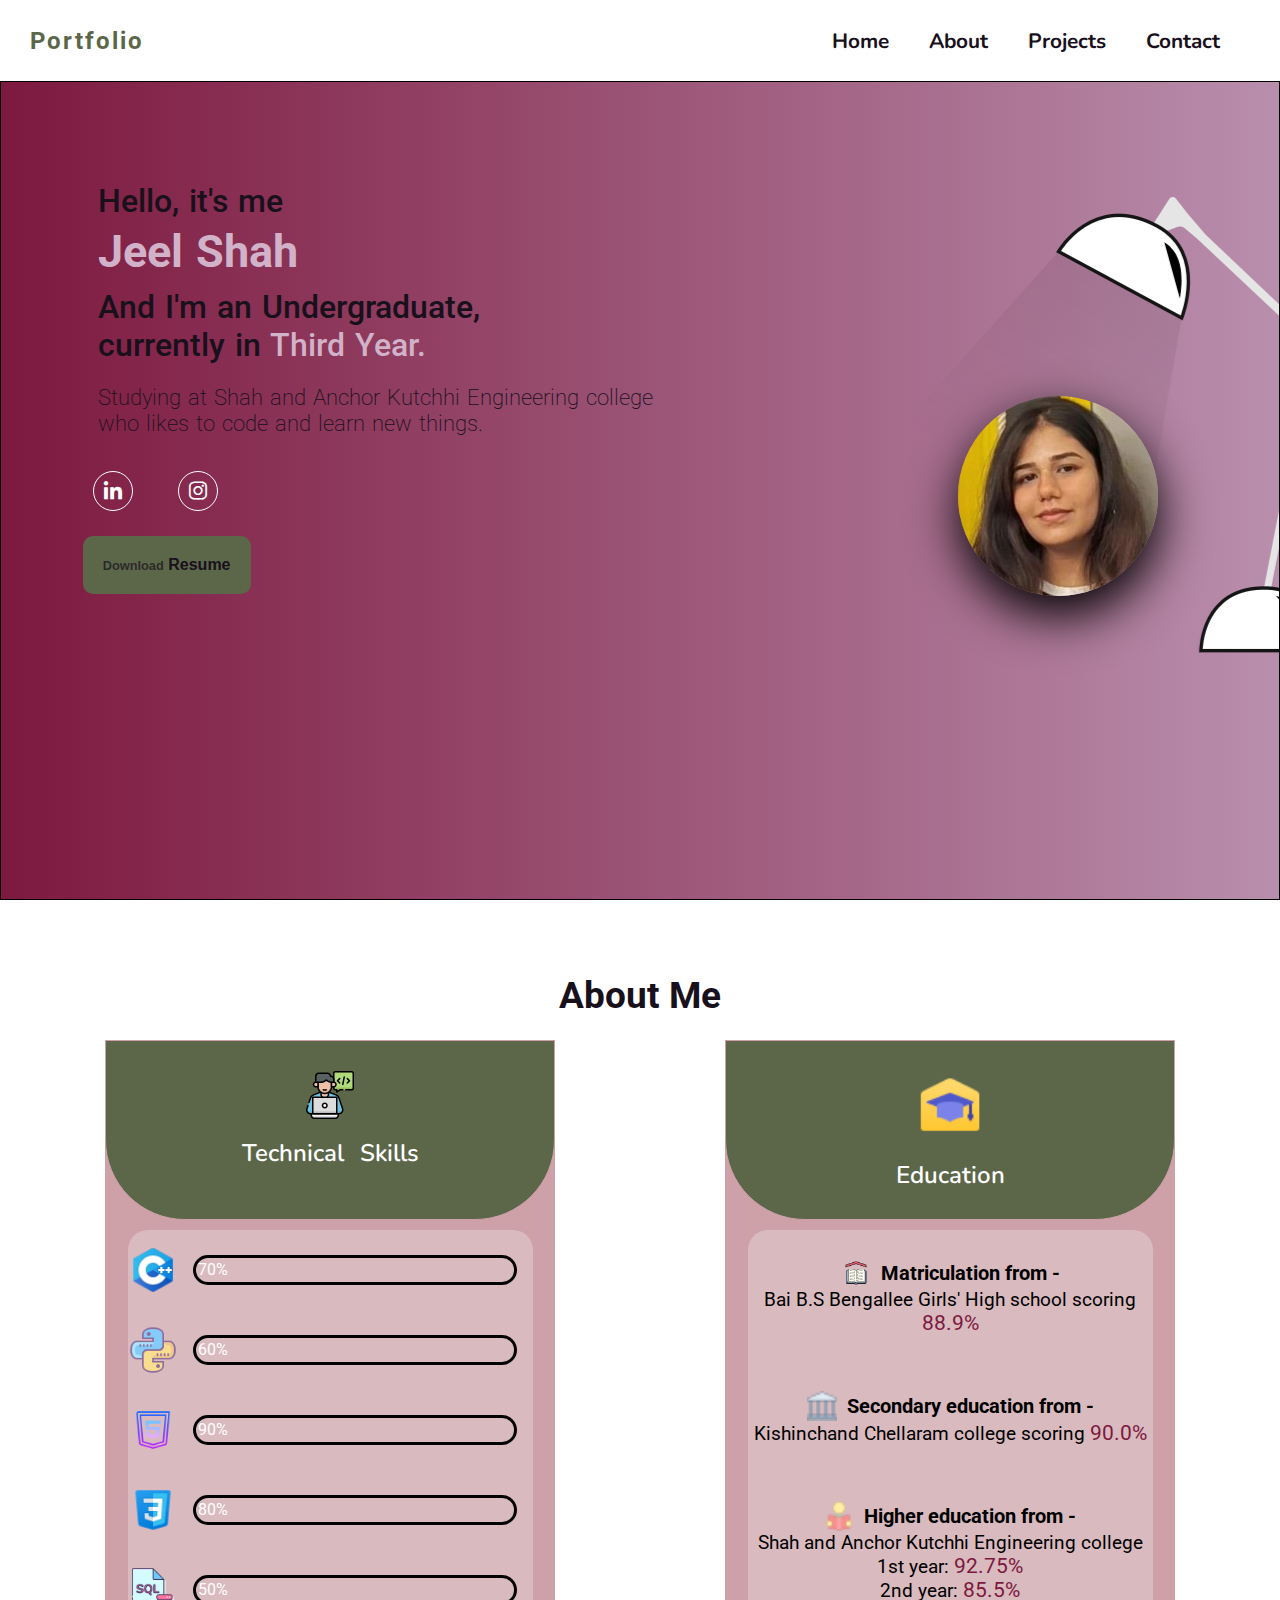
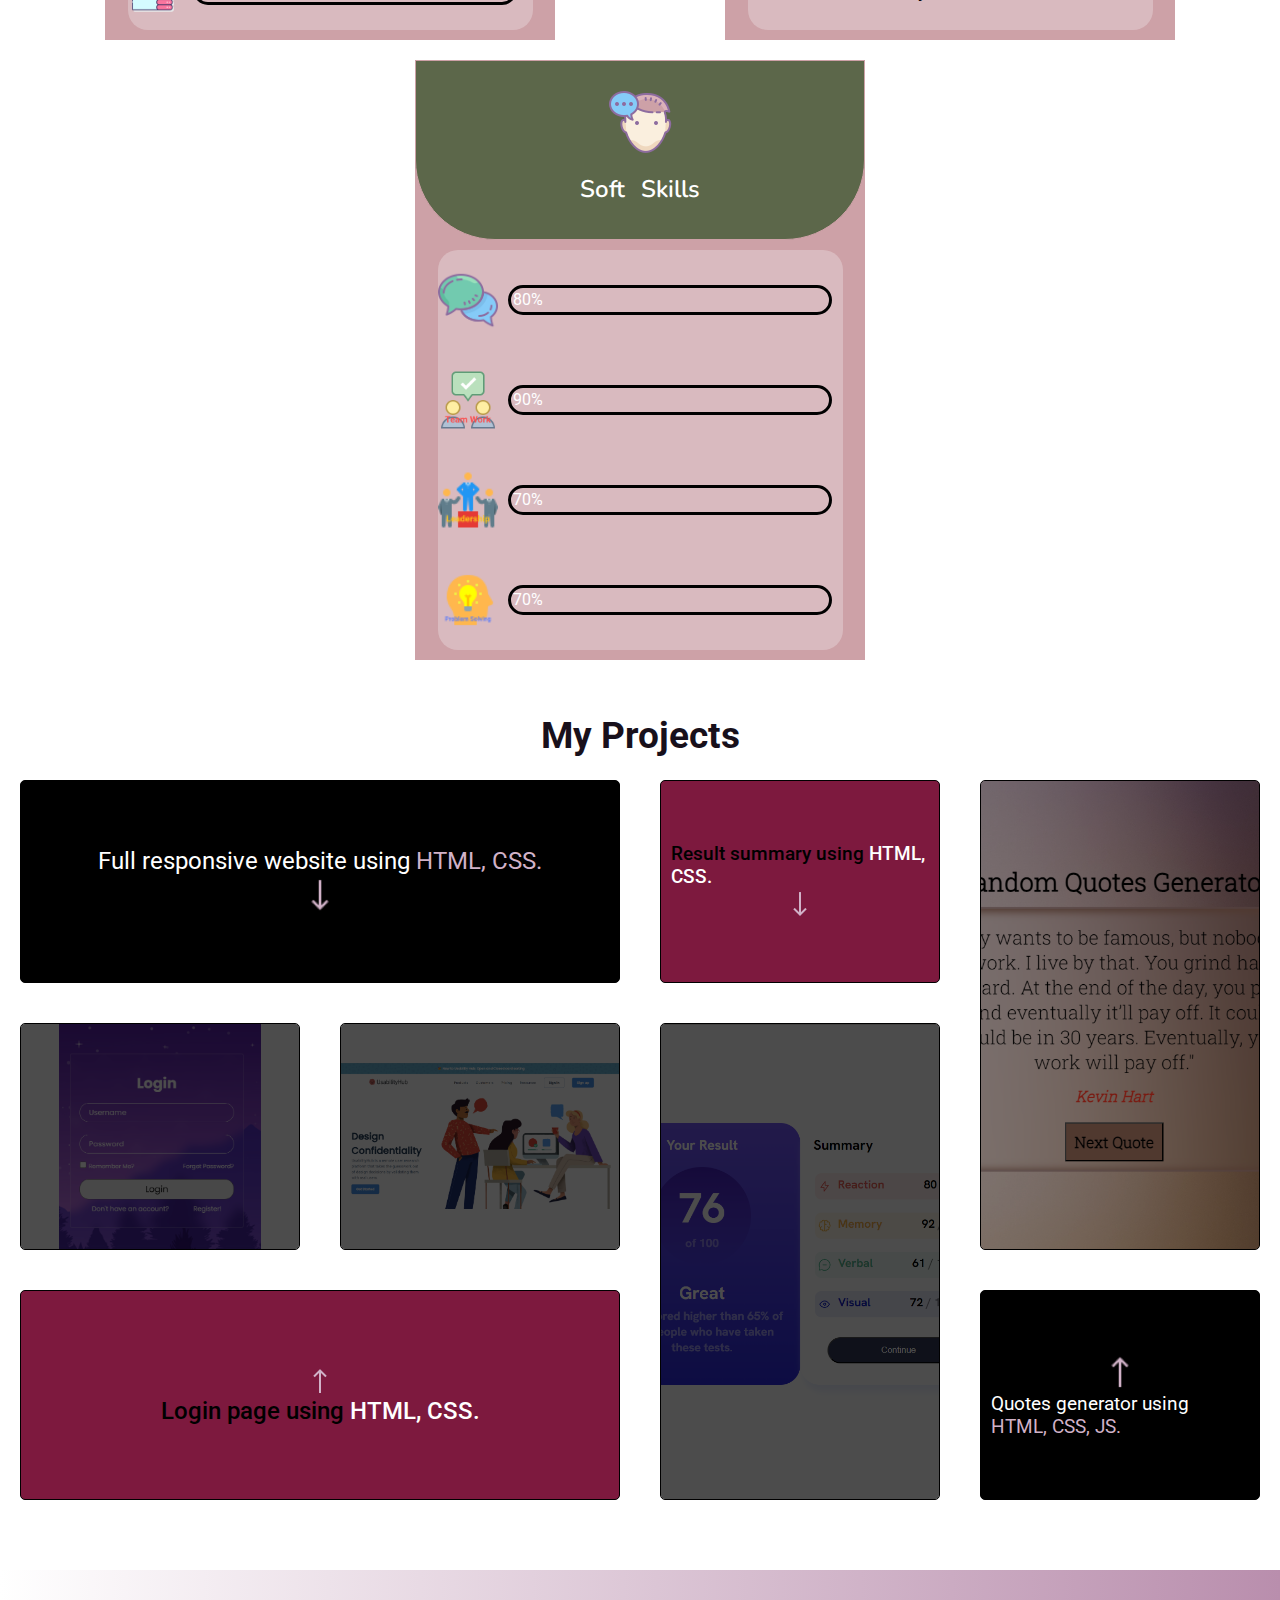
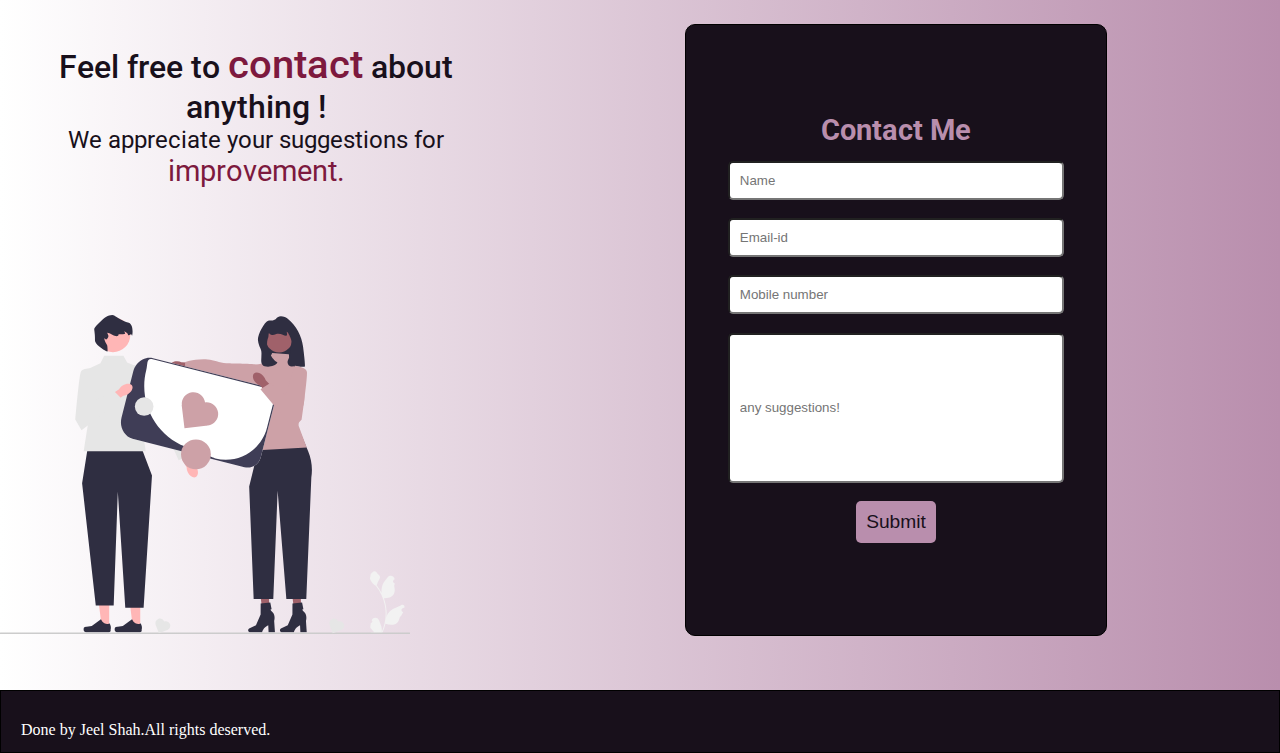
<file: index.html>
<!DOCTYPE html>
<html lang="en">

<head>
    <meta charset="UTF-8">
    <meta name="viewport" content="width=device-width, initial-scale=1.0">
    <title>Portfolio</title>
    <link href="styles2.css" rel="stylesheet">
    <link href='https://unpkg.com/boxicons@2.1.4/css/boxicons.min.css' rel='stylesheet'>
    <!-- <a target="_blank" href="https://icons8.com/icon/Ov8oEQ8x32xL/technical">Technical</a> icon by <a target="_blank" href="https://icons8.com">Icons8</a> -->
    <!-- <a href="https://iconscout.com/illustrations/people" target="_blank">Free People discussing about online payment Illustration</a> by <a href="https://iconscout.com/contributors/iconscout" target="_blank">IconScout Store</a> -->
</head>

<body>
    <div class="navbar container"  id="sec-1">
            <div class="logo">Portfolio</div>
            <div class="nav-two">
                <a href="#sec-1">
                    <h4>Home</h4>
                </a>
                <a href="#sec-2">
                    <h4>About</h4>
                </a>
                <a href="#sec-3">
                    <h4>Projects</h4>
                </a>
                <a href="#sec-4">
                    <h4>Contact</h4>
                </a>
                <a href="#"><i class='bx bx-menu'></i></a>
            </div>
    </div>

    <div class="about-me container">
        <div class="left-abt-me">
            <div class="text">
                <p>Hello, it's me</p>
                <h2>Jeel Shah</h2>
                <p id="big">And I'm an Undergraduate,</p>
                <p>currently in <span>Third Year.</span></p>
                <p id="small">Studying at Shah and Anchor Kutchhi Engineering college who likes to code and learn new
                    things.</p>
            </div>

            <div class="social-media">
                <a href="https://www.linkedin.com/in/jeel-jayesh-shah-07a6b9246" target="_blank">
                    <div class="circle"><i class='bx bxl-linkedin'></i></div>
                </a>
                <a href="https://www.instagram.com/?hl=en" target="_blank">
                    <div class="circle"><i class='bx bxl-instagram'></i></div>
                </a>
            </div>

            <div class="btn">
                <button type="submit"><span>Download</span> Resume</button>
            </div>
        </div>
        <div class="right-abt-me">
            <div class="circle-2"></div>
        </div>
    </div>

    <div class="skills container" id="sec-2">
        <div class="title">
            <h3>About Me</h3>
        </div>

        <div class="card container">
            <div class="tech-skills">
                <div class="semi-circle">
                    <div class="content">
                        <img src="./images/tech.png" alt="">
                        <div class="title-2">Technical Skills</div>
                    </div>
                </div>
                <div class="content-2">
                    <div class="inner-content">
                        <img src="./images/icons8-c-48.png" alt="c logo" id="content-2-logo">
                        <div class="progress">
                            <div class="progress-bar one">70%</div>
                        </div>
                    </div>
                    <div class="inner-content">
                        <img src="./images/icons8-python-64.png" alt="python logo" id="content-2-logo">
                        <div class="progress">
                            <div class="progress-bar two">60%</div>
                        </div>
                    </div>
                    <div class="inner-content">
                        <img src="./images/icons8-html5-64.png" alt="HTML5 logo" id="content-2-logo">
                        <div class="progress">
                            <div class="progress-bar three">90%</div>
                        </div>
                    </div>
                    <div class="inner-content">
                        <img src="./images/icons8-css-48.png" alt="CSS logo" id="content-2-logo">
                        <div class="progress">
                            <div class="progress-bar four">80%</div>
                        </div>
                    </div>
                    <div class="inner-content">
                        <img src="./images/icons8-sql-64.png" alt="SQL logo" id="content-2-logo">
                        <div class="progress">
                            <div class="progress-bar five">50%</div>
                        </div>
                    </div>
                </div>
            </div>


            <div class="eductaion">
                <div class="semi-circle">
                    <div class="content">
                        <img src="./images/education.png" alt="" id="education">
                        <div class="title-2">Education</div>
                    </div>
                </div>
                <div class="content-2">
                    <div class="inner-content-1">
                        <div class="ahead">
                            <img src="./images/school.png" alt="school logo" id="inner-logo">
                            <h5>Matriculation from -</h5>
                        </div>
                        <div class="content-3">
                            Bai B.S Bengallee Girls' High school scoring <span>88.9%</span>
                        </div>
                    </div>
                    <div class="inner-content-1">
                        <div class="ahead">
                            <img src="./images/college.png" alt="clg logo" id="inner-logo">
                            <h5>Secondary education from -</h5>
                        </div>
                        <div class="content-3">
                            Kishinchand Chellaram college scoring <span>90.0%</span>
                        </div>
                    </div>
                    <div class="inner-content-1">
                        <div class="ahead">
                            <img src="./images/higher.png" alt="clg logo" id="inner-logo">
                            <h5>Higher education from -</h5>
                        </div>
                        <div class="content-3">
                            Shah and Anchor Kutchhi Engineering college
                            <p>1st year: <span>92.75%</span></p>
                            <p>2nd year: <span>85.5%</span></p>
                        </div>
                    </div>
                </div>
            </div>


            <div class="soft-skills">
                <div class="semi-circle">
                    <div class="content">
                        <img src="./images/communication.png" alt="">
                        <div class="title-2">Soft Skills</div>
                    </div>
                </div>
                <div class="content-2">
                    <div class="inner-content">
                        <img src="./images/icons8-communication-64.png" alt="communication" id="content-3-logo">
                        <div class="progress">
                            <div class="progress-bar six">80%</div>
                        </div>
                    </div>
                    <div class="inner-content">
                        <img src="./images/teamwork.png" alt="teamwork" id="content-3-logo">
                        <div class="progress">
                            <div class="progress-bar seven">90%</div>
                        </div>
                    </div>
                    <div class="inner-content">
                        <img src="./images/leadership.png" alt="leadership" id="content-3-logo">
                        <div class="progress">
                            <div class="progress-bar eight">70%</div>
                        </div>
                    </div>
                    <div class="inner-content">
                        <img src="./images/problem-solving.png" alt="problem solving" id="content-3-logo">
                        <div class="progress">
                            <div class="progress-bar nine">70%</div>
                        </div>
                    </div>
                </div>
            </div>
        </div>

    </div>

    <div class="projects container" id="sec-3">
        <div class="project-title">
            <h3>My Projects</h3>
        </div>
        <div class="grid">
            <div class="item" id="itm">
                <p>Full responsive website using <span>HTML, CSS.</span></p>
                <img src="./images/down-arrow.png" alt="up arrow">
            </div>

            <div class="item" id="itm1">
                <p>Result summary using <span>HTML, CSS.</span></p>
                <img src="./images/down-arrow.png" alt="side arrow">
            </div>

            <div class="item">
                <div class="button">
                    <button type="button">Github link</button>
                </div>
            </div>

            <div class="item">
                <div class="button">
                    <button type="button">Github link</button>
                </div>
            </div>

            <div class="item">
                <div class="button">
                    <button type="button">Github link</button>
                </div>
            </div>

            <div class="item">
                <div class="button">
                    <button type="button">Github link</button>
                </div>
            </div>

            <div class="item" id="itm">
                <img src="./images/icons8-up-arrow-32.png" alt="up arrow">
                <p>Quotes generator using <span>HTML, CSS, JS.</span></p>
            </div>

            <div class="item" id="itm1">
                <img src="./images/icons8-up-arrow-32.png" alt="up arrow">
                <p>Login page using <span>HTML, CSS.</span></p>
            </div>
        </div>
    </div>


    <div class="contact container" id="sec-4">
        <div class="left-contact">
            <div class="text-contact">
                <p id="first-para">Feel free to <span>contact</span> about anything !</p>
                <p id="sec-para">We appreciate your suggestions for <span>improvement.</span></p>
            </div>
            <div class="contact-img"> </div>
        </div>

        <div class="right-contact">
            <div class="form">
                <form action="">
                    <h3>Contact Me</h3>
                    <div class="form-content">
                        <input type="text" placeholder="Name">
                        <input type="email" placeholder="Email-id">
                        <input type="tel" placeholder="Mobile number">
                        <input type="text" placeholder="any suggestions!" id="last">
                        <button type="submit">Submit</button>
                    </div>
                </form>
            </div>
        </div>
    </div>

    <div class="footer container">
        <p>Done by Jeel Shah.All rights deserved.</p>
    </div>
</body>

</html>
</file>
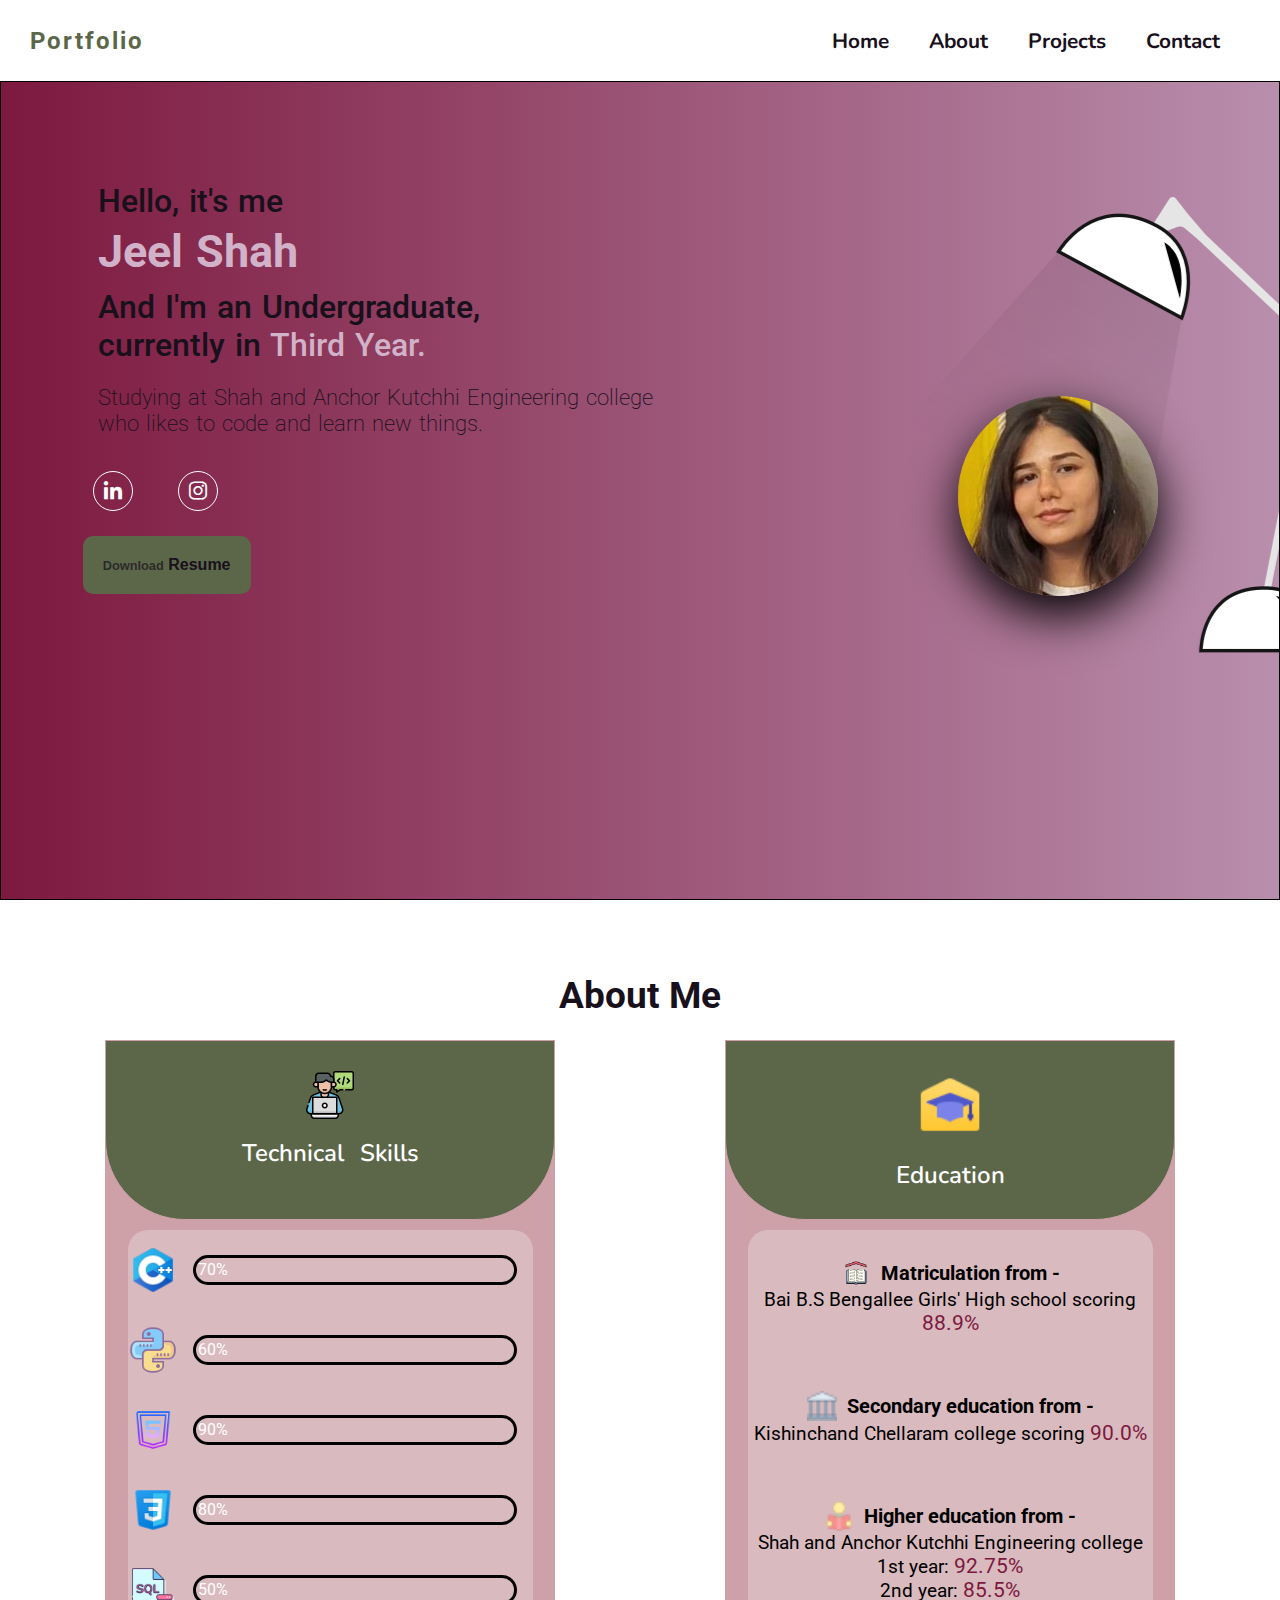
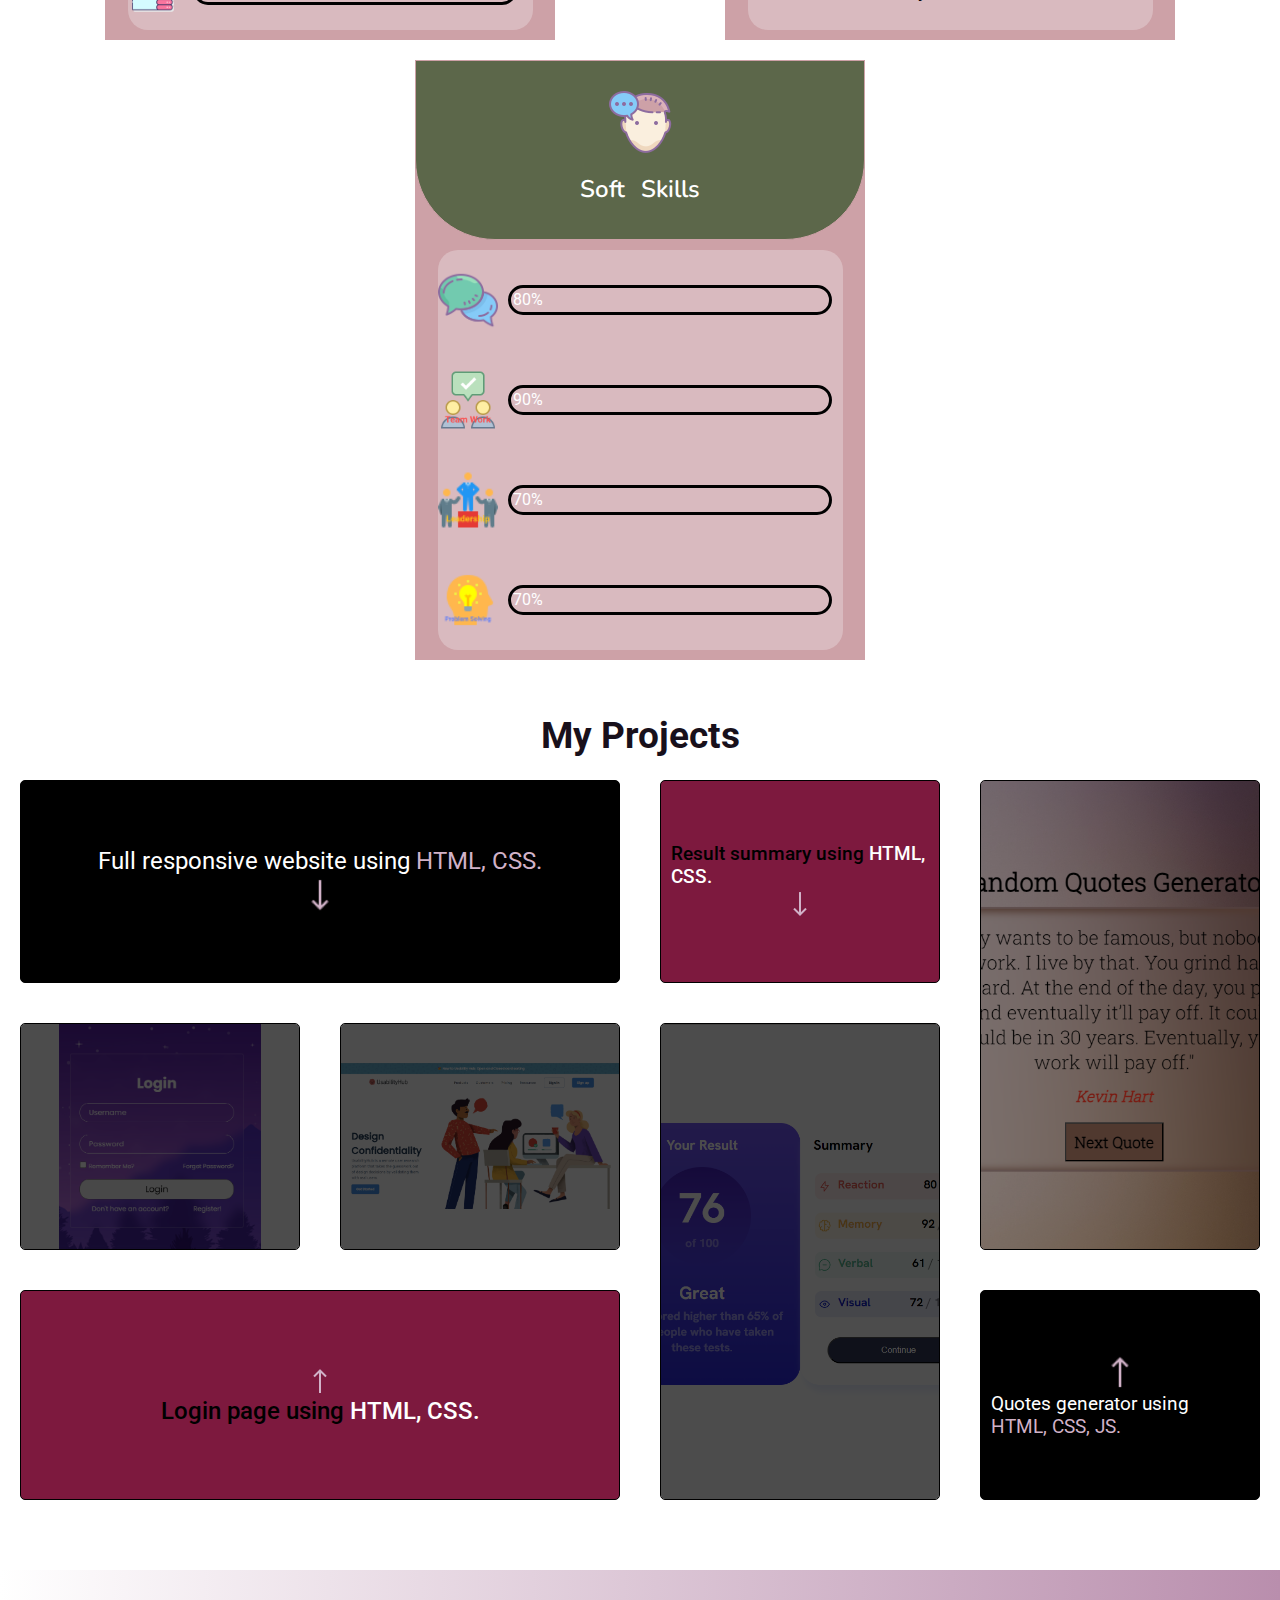
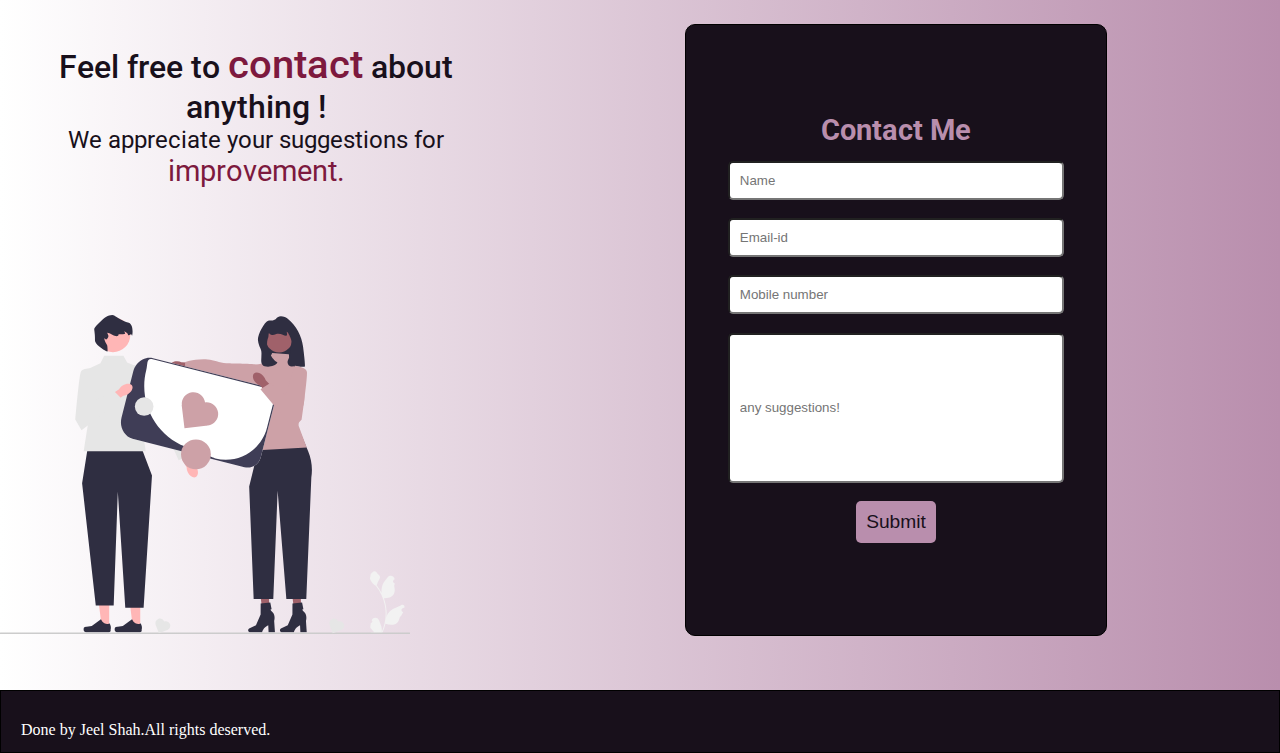
<file: index2.html>
<!DOCTYPE html>
<html lang="en">

<head>
    <meta charset="UTF-8">
    <meta name="viewport" content="width=device-width, initial-scale=1.0">
    <title>Portfolio</title>
    <link href="styles2.css" rel="stylesheet">
    <link href='https://unpkg.com/boxicons@2.1.4/css/boxicons.min.css' rel='stylesheet'>
    <!-- <a target="_blank" href="https://icons8.com/icon/Ov8oEQ8x32xL/technical">Technical</a> icon by <a target="_blank" href="https://icons8.com">Icons8</a> -->
    <!-- <a href="https://iconscout.com/illustrations/people" target="_blank">Free People discussing about online payment Illustration</a> by <a href="https://iconscout.com/contributors/iconscout" target="_blank">IconScout Store</a> -->
</head>

<body>
    <div class="navbar container"  id="sec-1">
            <div class="logo">Portfolio</div>
            <div class="nav-two">
                <a href="#sec-1">
                    <h4>Home</h4>
                </a>
                <a href="#sec-2">
                    <h4>About</h4>
                </a>
                <a href="#sec-3">
                    <h4>Projects</h4>
                </a>
                <a href="#sec-4">
                    <h4>Contact</h4>
                </a>
                <a href="#"><i class='bx bx-menu'></i></a>
            </div>
    </div>

    <div class="about-me container">
        <div class="left-abt-me">
            <div class="text">
                <p>Hello, it's me</p>
                <h2>Jeel Shah</h2>
                <p id="big">And I'm an Undergraduate,</p>
                <p>currently in <span>Third Year.</span></p>
                <p id="small">Studying at Shah and Anchor Kutchhi Engineering college who likes to code and learn new
                    things.</p>
            </div>

            <div class="social-media">
                <a href="https://www.linkedin.com/in/jeel-jayesh-shah-07a6b9246" target="_blank">
                    <div class="circle"><i class='bx bxl-linkedin'></i></div>
                </a>
                <a href="https://www.instagram.com/?hl=en" target="_blank">
                    <div class="circle"><i class='bx bxl-instagram'></i></div>
                </a>
            </div>

            <div class="btn">
                <button type="submit"><span>Download</span> Resume</button>
            </div>
        </div>
        <div class="right-abt-me">
            <div class="circle-2"></div>
        </div>
    </div>

    <div class="skills container" id="sec-2">
        <div class="title">
            <h3>About Me</h3>
        </div>

        <div class="card container">
            <div class="tech-skills">
                <div class="semi-circle">
                    <div class="content">
                        <img src="./images/tech.png" alt="">
                        <div class="title-2">Technical Skills</div>
                    </div>
                </div>
                <div class="content-2">
                    <div class="inner-content">
                        <img src="./images/icons8-c-48.png" alt="c logo" id="content-2-logo">
                        <div class="progress">
                            <div class="progress-bar one">70%</div>
                        </div>
                    </div>
                    <div class="inner-content">
                        <img src="./images/icons8-python-64.png" alt="python logo" id="content-2-logo">
                        <div class="progress">
                            <div class="progress-bar two">60%</div>
                        </div>
                    </div>
                    <div class="inner-content">
                        <img src="./images/icons8-html5-64.png" alt="HTML5 logo" id="content-2-logo">
                        <div class="progress">
                            <div class="progress-bar three">90%</div>
                        </div>
                    </div>
                    <div class="inner-content">
                        <img src="./images/icons8-css-48.png" alt="CSS logo" id="content-2-logo">
                        <div class="progress">
                            <div class="progress-bar four">80%</div>
                        </div>
                    </div>
                    <div class="inner-content">
                        <img src="./images/icons8-sql-64.png" alt="SQL logo" id="content-2-logo">
                        <div class="progress">
                            <div class="progress-bar five">50%</div>
                        </div>
                    </div>
                </div>
            </div>


            <div class="eductaion">
                <div class="semi-circle">
                    <div class="content">
                        <img src="./images/education.png" alt="" id="education">
                        <div class="title-2">Education</div>
                    </div>
                </div>
                <div class="content-2">
                    <div class="inner-content-1">
                        <div class="ahead">
                            <img src="./images/school.png" alt="school logo" id="inner-logo">
                            <h5>Matriculation from -</h5>
                        </div>
                        <div class="content-3">
                            Bai B.S Bengallee Girls' High school scoring <span>88.9%</span>
                        </div>
                    </div>
                    <div class="inner-content-1">
                        <div class="ahead">
                            <img src="./images/college.png" alt="clg logo" id="inner-logo">
                            <h5>Secondary education from -</h5>
                        </div>
                        <div class="content-3">
                            Kishinchand Chellaram college scoring <span>90.0%</span>
                        </div>
                    </div>
                    <div class="inner-content-1">
                        <div class="ahead">
                            <img src="./images/higher.png" alt="clg logo" id="inner-logo">
                            <h5>Higher education from -</h5>
                        </div>
                        <div class="content-3">
                            Shah and Anchor Kutchhi Engineering college
                            <p>1st year: <span>92.75%</span></p>
                            <p>2nd year: <span>85.5%</span></p>
                        </div>
                    </div>
                </div>
            </div>


            <div class="soft-skills">
                <div class="semi-circle">
                    <div class="content">
                        <img src="./images/communication.png" alt="">
                        <div class="title-2">Soft Skills</div>
                    </div>
                </div>
                <div class="content-2">
                    <div class="inner-content">
                        <img src="./images/icons8-communication-64.png" alt="communication" id="content-3-logo">
                        <div class="progress">
                            <div class="progress-bar six">80%</div>
                        </div>
                    </div>
                    <div class="inner-content">
                        <img src="./images/teamwork.png" alt="teamwork" id="content-3-logo">
                        <div class="progress">
                            <div class="progress-bar seven">90%</div>
                        </div>
                    </div>
                    <div class="inner-content">
                        <img src="./images/leadership.png" alt="leadership" id="content-3-logo">
                        <div class="progress">
                            <div class="progress-bar eight">70%</div>
                        </div>
                    </div>
                    <div class="inner-content">
                        <img src="./images/problem-solving.png" alt="problem solving" id="content-3-logo">
                        <div class="progress">
                            <div class="progress-bar nine">70%</div>
                        </div>
                    </div>
                </div>
            </div>
        </div>

    </div>

    <div class="projects container" id="sec-3">
        <div class="project-title">
            <h3>My Projects</h3>
        </div>
        <div class="grid">
            <div class="item" id="itm">
                <p>Full responsive website using <span>HTML, CSS.</span></p>
                <img src="./images/down-arrow.png" alt="up arrow">
            </div>

            <div class="item" id="itm1">
                <p>Result summary using <span>HTML, CSS.</span></p>
                <img src="./images/down-arrow.png" alt="side arrow">
            </div>

            <div class="item">
                <div class="button">
                    <button type="button">Github link</button>
                </div>
            </div>

            <div class="item">
                <div class="button">
                    <button type="button">Github link</button>
                </div>
            </div>

            <div class="item">
                <div class="button">
                    <button type="button">Github link</button>
                </div>
            </div>

            <div class="item">
                <div class="button">
                    <button type="button">Github link</button>
                </div>
            </div>

            <div class="item" id="itm">
                <img src="./images/icons8-up-arrow-32.png" alt="up arrow">
                <p>Quotes generator using <span>HTML, CSS, JS.</span></p>
            </div>

            <div class="item" id="itm1">
                <img src="./images/icons8-up-arrow-32.png" alt="up arrow">
                <p>Login page using <span>HTML, CSS.</span></p>
            </div>
        </div>
    </div>


    <div class="contact container" id="sec-4">
        <div class="left-contact">
            <div class="text-contact">
                <p id="first-para">Feel free to <span>contact</span> about anything !</p>
                <p id="sec-para">We appreciate your suggestions for <span>improvement.</span></p>
            </div>
            <div class="contact-img"> </div>
        </div>

        <div class="right-contact">
            <div class="form">
                <form action="">
                    <h3>Contact Me</h3>
                    <div class="form-content">
                        <input type="text" placeholder="Name">
                        <input type="email" placeholder="Email-id">
                        <input type="tel" placeholder="Mobile number">
                        <input type="text" placeholder="any suggestions!" id="last">
                        <button type="submit">Submit</button>
                    </div>
                </form>
            </div>
        </div>
    </div>

    <div class="footer container">
        <p>Done by Jeel Shah.All rights deserved.</p>
    </div>
</body>

</html>
</file>
<file: styles2.css>
@import url('https://fonts.googleapis.com/css2?family=Nunito:wght@300;500&family=Roboto:wght@400;500&display=swap');

* {
    padding: 0;
    margin: 0;
    box-sizing: border-box;
    scroll-behavior: smooth;
}

:root {
    --font--color: #18101b;
    --main--color: #b98ead;
    --accent--dark: #7d193e;
    --padding: 10px;
    --secondary-color: #5c674a;
}

html, body {
    width: 100%;
    height: 100%;
}

.container {
    display: flex;
    width: 100%;
    position: relative;
}

.navbar {
    height: 9vh;
    width: 100%;
    text-decoration: none;
    color: var(--font--color);
    font-size: 1.3rem;
    box-shadow: 1px 1px 10px #6d6875;
}


.logo {
    display: flex;
    justify-content: start;
    align-items: center;
    width: 200px;
    height: 100%;
    font-weight: 700;
    letter-spacing: 2px;
    font-family: 'Roboto', sans-serif;
    color: var(--secondary-color);
    font-size: clamp(0.8rem,2vw, 1.5rem);
    padding: 0 30px;
}

.nav-two {
    width: calc(100% - 20px);
    height: 100%;
    font-family: 'Nunito', sans-serif;
    display: flex;
    align-items: center;
    text-align: center;
    justify-content: flex-end;
    font-size: clamp(0.9rem, 2vw, 1.3rem);
}

.nav-two a {
    text-decoration: none;
    color: var(--font--color);
    padding: 0 20px;
}

.nav-two  i {
    font-size: 2rem;
    display: none;
    text-align: center;
}


.btn {
    display: flex;
    width: 80%;
    margin-top: 20px;
    margin-left: 10px;
}

.btn button span {
    font-size: 0.8rem;
    color: #18101bb9;
}

.btn button {
    background-color: var(--secondary-color);
    padding: 20px;
    color: #18101b;
    font-size: clamp(0.5rem, 3vw, 1rem);
    font-weight: 700;
    border-radius: 10px;
    border: none;
}

button:hover {
    background-color: var(--main--color);
    color: black;
    transition: 0.2s ease-out;
}

.nav-two h4:hover {
    color: var(--secondary-color);
    transition: 0.2s ease-out;
}

.about-me {
    border: 1px solid black;
    height: calc(100% - 9vh);
    font-family: 'Roboto', sans-serif;
    background: linear-gradient(to right, var(--accent--dark), var(--main--color));
    /* position: relative; */
}

.left-abt-me {
    width: 60%;
    height: 100%;
    display: flex;
    justify-content: flex-start;
    align-items: center;
    color: var(--font--color);
    flex-direction: column;
}

.text {
    width: 80%;
    height: fit-content;
    display: flex;
    flex-direction: column;
    word-spacing: 2px;
    margin: 100px auto 0 auto;

}

.text p {
    margin-left: 20px;
    font-weight: 500;
    font-size: clamp(1rem, 4vw, 2rem);
}

.text p span {
    color: #d1b2c8;
}

.text h2 {
    margin-top: 5px;
    margin-left: 20px;
    font-size: clamp(1.4rem, 5vw, 2.8rem);
    color: #d1b2c8;
}

#big {
    margin-top: 10px;
}

#small {
    margin-top: 20px;
    font-size: clamp(0.5rem, 2vw, 1.4rem);
    font-weight: 200;
}

.social-media {
    /* border: 1px solid black; */
    width: 80%;
    height: 50px;
    margin-top: 30px;
    display: flex;
    align-items: center;
    text-align: center;
    gap: 30px;
    /* justify-content: center; */
}

.social-media i {
    font-size: 1.5rem;
    padding: 7px;
    color: #fff;
}

.circle {
    margin-left: 15px;
    border: 1px solid #fff;
    border-radius: 30px;
}

.social-media i:hover {
    color: #18101b;
}

.circle:hover {
    border: 1px solid #18101b;
    background-color: #d1b2c8;
}

.right-abt-me {
    display: flex;
    width: 40%;
    height: 100%;
    background-image: url(./images/Lamp.png);
    justify-content: flex-start;
    align-items: center;
}

.circle-2 {
    box-shadow: 1px 20px 50px black;
    margin-top: 10px;
    margin-left: 190px;
    width: 200px;
    height: 200px;
    border-radius: 100px;
    background-image: url(./images/img1.jpeg);
    background-position: center;
    background-size: cover;
    background-repeat: no-repeat;
}

.skills {
    min-height: 90vh;
    max-height: fit-content;
    margin-top: 70px;
    font-family: 'Roboto', sans-serif;
    flex-direction: column;
}

.title,
.project-title {
    width: 100%;
    height: 50px;
    display: flex;
    justify-content: center;
    align-items: center;
    margin: 0 auto;
    text-align: center;
    font-size: 2rem;
    font-weight: 100;
    color: var(--font--color);
}

.card {
    margin-top: -20px;
    min-height: calc(90vh - 50px);
    max-height: fit-content;
    justify-content: space-around;
    align-items: center;
    flex-wrap: wrap;
    padding: 20px;
}

.tech-skills {
    margin-top: 20px;
    display: flex;
    flex-direction: column;
    justify-content: space-between;
    align-items: center;
    height: 600px;
    width: 450px;
    background-color: #CDA1A7;
}

.soft-skills {
    margin-top: 20px;
    display: flex;
    flex-direction: column;
    justify-content: space-between;
    align-items: center;
    height: 600px;
    width: 450px;
    background-color: #CDA1A7;
}

.eductaion {
    margin-top: 20px;
    display: flex;
    flex-direction: column;
    justify-content: space-between;
    align-items: center;
    height: 600px;
    width: 450px;
    background-color: #CDA1A7;
}

.semi-circle {
    border: 1px solid #CDA1A7;
    width: 100%;
    height: 30%;
    border-radius: 0 0 80px 80px;
    background-color: var(--secondary-color);
    font-family: 'Nunito', sans-serif;
    text-align: center;
    align-items: center;
    font-weight: 600;
    font-size: 1.5rem;
}

#education {
    height: 70px;
    width: 70px;
}

.content {
    width: fit-content;
    height: fit-content;
    margin: 30px auto;
}

.title-2 {
    margin-top: 10px;
    word-spacing: 10px;
    color: #fff;
}

.content-2 {
    /* border: 1px solid black; */
    width: 90%;
    height: calc(580px - 30%);
    margin: auto 0;
    border-radius: 20px;
    background-color: #e2ced190;
    display: flex;
    flex-direction: column;
    justify-content: space-around;
}

.inner-content {
    display: flex;
    /* border: 1px solid black; */
    width: 100%;
    height: 70px;
    align-items: center;
}

#content-2-logo {
    height: 50px;
    width: 50px;
}

.progress {
    margin: 50px auto;
    padding: 2px;
    width: 80%;
    max-width: 400px;
    border: 3px solid black;
    border-radius: 20px;
    height: 30px;
}

.progress-bar {
    height: 100%;
    width: 0;
    background-color: var(--secondary-color);
    border-radius: 20px;
    text-align: center;
    color: #fff;
    transition: 2s ease-out;
}

.tech-skills:hover {
    .one {
        width: 70%;
    }

    .two {
        width: 60%;
    }

    .three {
        width: 90%;
    }

    .four {
        width: 80%;
    }

    .five {
        width: 50%;
    }
}

#content-3-logo {
    height: 60px;
    width: 60px;
}

.soft-skills:hover {
    .six {
        width: 80%;
    }

    .seven {
        width: 90%;
    }

    .eight {
        width: 70%;
    }

    .nine {
        width: 70%;
    }
}

.inner-content-1 {
    display: flex;
    flex-direction: column;
}

.inner-content-1 h5 {
    margin-left: 10px;
}

.ahead {
    display: flex;
    width: 100%;
    height: fit-content;
    justify-content: center;
    align-items: center;
    text-align: center;
    font-size: 1.5rem;
    font-family: 'Roboto', sans-serif;
}

.content-3 {
    width: 100%;
    height: fit-content;
    font-size: 1.2rem;
    text-align: center;
}

.content-3 span {
    font-size: 1.3rem;
    color: var(--accent--dark);
}

#inner-logo {
    height: 30px;
    width: 30px;
}

.projects {
    height: 90vh;
    margin-top: 30px;
    font-family: 'Roboto', sans-serif;
    flex-direction: column;
}

.grid {
    width: 100%;
    min-height: calc(90vh - 50px);
    max-height: fit-content;
    display: grid;
    grid-template-columns: repeat(4, 1fr);
}

.item {
    border: 1px solid black;
    padding: 10px;
    margin: 20px;
    border-radius: 5px;
}

.item:nth-of-type(1) {
    grid-column: 1/3;
}

.item:nth-of-type(1) p {
    font-size: 1.5rem;
}

.item:nth-of-type(3) {
    grid-row: 1/4;
    grid-column: 4/5;
    background-image: url(./images/quotes_gen.png);
    background-position: center;
    background-size: cover;
    background-repeat: no-repeat;
    box-shadow: -46px 133px 0px 200px rgba(0, 0, 0, 0.48) inset;
    -webkit-box-shadow: -46px 133px 0px 200px rgba(0, 0, 0, 0.48) inset;
    -moz-box-shadow: -46px 133px 0px 200px rgba(0, 0, 0, 0.48) inset;
}

.item:nth-of-type(4) {
    grid-row: 2/4;
    background-image: url(./images/login.png);
    background-position: center;
    background-size: contain;
    background-repeat: no-repeat;
    box-shadow: -46px 133px 0px 200px rgba(0, 0, 0, 0.7) inset;
    -webkit-box-shadow: -46px 133px 0px 200px rgba(0, 0, 0, 0.7) inset;
    -moz-box-shadow: -46px 133px 0px 200px rgba(0, 0, 0, 0.7) inset;
}

.item:nth-of-type(5) {
    grid-row: 2/4;
    background-image: url(./images/full-web.png);
    background-position: center;
    background-size: contain;
    background-repeat: no-repeat;
    box-shadow: -46px 133px 0px 200px rgba(0, 0, 0, 0.7) inset;
    -webkit-box-shadow: -46px 133px 0px 200px rgba(0, 0, 0, 0.7) inset;
    -moz-box-shadow: -46px 133px 0px 200px rgba(0, 0, 0, 0.7) inset;
}

.item:nth-of-type(6) {
    grid-column: 3/4;
    grid-row: 2/5;
    background-image: url(./images/result-summary.png);
    background-position: center;
    background-size: cover;
    background-repeat: no-repeat;
    box-shadow: -46px 133px 0px 200px rgba(0, 0, 0, 0.7) inset;
    -webkit-box-shadow: -46px 133px 0px 200px rgba(0, 0, 0, 0.7) inset;
    -moz-box-shadow: -46px 133px 0px 200px rgba(0, 0, 0, 0.7) inset;
}

.item:nth-of-type(7) {
    grid-row: 4/5;
}

#itm {
    display: flex;
    background-color: black;
    color: #fff;
    justify-content: center;
    align-items: center;
    font-size: 1.2rem;
    flex-direction: column;
}

#itm span {
    color: #d1b2c8;
}

#itm img {
    height: 40px;
    width: 40px;
}

.item:nth-of-type(8) {
    grid-column: -5/-3;
    grid-row: 4/5;
}

.item:nth-of-type(8) p {
    font-size: 1.5rem;
}

.button {
    border: 1px solid #fff;
    border-radius: 5px;
    display: flex;
    width: 100%;
    height: 100%;
    text-align: center;
    display: none;
}

.button button {
    margin-top: 150px;
    padding: 15px;
    background-color: var(--main--color);
    font-size: clamp(0.9rem, 8vw, 1.2rem);
    font-weight: 600;
    border-radius: 10px;
}

#itm1 {
    display: flex;
    background-color: var(--accent--dark);
    color: black;
    justify-content: center;
    align-items: center;
    font-size: 1.2rem;
    flex-direction: column;
    font-weight: 500;
}

#itm1 span {
    color: #fff;
}

.item:nth-of-type(3):hover,
.item:nth-of-type(6):hover,
.item:nth-of-type(4):hover,
.item:nth-of-type(5):hover {
    cursor: pointer;
    box-shadow: -46px 133px 0px 200px rgba(0, 0, 0, 0.84) inset;
    -webkit-box-shadow: -46px 133px 0px 200px rgba(0, 0, 0, 0.84) inset;
    -moz-box-shadow: -46px 133px 0px 200px rgba(0, 0, 0, 0.84) inset;
    transition: 0.2s ease-out;

    .button {
        display: block;
        transition: 5s ease-in;
    }

    .button:hover {
        cursor: pointer;
    }

}

.contact {
    height: 80vh;
    margin-top: 50px;
    font-family: 'Roboto', sans-serif;
    background: linear-gradient(to left, var(--main--color), #fff);
}

.left-contact {
    width: 40%;
    height: 100%;
    display: flex;
    flex-direction: column;
}

.contact-img {
    width: 80%;
    height: 60%;
    background-image: url(./images/contact.svg);
    background-repeat: no-repeat;
    background-position: center;
    background-size: contain;
}

.text-contact {
    width: 100%;
    height: 40%;
    display: flex;
    justify-content: center;
    align-items: center;
    flex-direction: column;
}

.text-contact p {
    text-align: center;
    color: var(--font--color);
}

#first-para {
    font-size: clamp(1.6rem, 5vw, 2rem);
    font-weight: 500;
}

#first-para span {
    font-size: clamp(1.6rem, 5vw, 2.5rem);
    color: var(--accent--dark);
}

#sec-para {
    font-size: clamp(0.7rem, 10vw, 1.5rem);
}

#sec-para span {
    font-size: clamp(1.5rem, 10vw, 1.8rem);
    color: var(--accent--dark);
}

.right-contact {
    height: 100%;
    width: 60%;
    display: flex;
    justify-content: center;
    align-items: center;
}

.form {
    border: 1px solid black;
    width: 55%;
    height: 85%;
    border-radius: 10px;
    background-color: var(--font--color);
    color: #fff;
    display: flex;
    justify-content: center;
    align-items: center;

}

form h3 {
    text-align: center;
    margin-top: 5px;
    font-size: clamp(0.5rem, 15vw, 1.8rem);
    color: var(--main--color);
}

form {
    width: 100%;
}

.form-content {
    /* border: 1px solid white; */
    margin-top: 5px;
    display: flex;
    flex-direction: column;
    width: 100%;
    height: 400px;
    justify-content: space-around;
    align-items: center;
    align-self: center;
}

input {
    padding: 10px;
    width: 80%;
    border-radius: 5px;
}

#last {
    height: 150px;
    text-align: top;
}

.form-content button {
    padding: 10px;
    background-color: var(--main--color);
    color: #18101b;
    border: 0px;
    border-radius: 5px;
    font-size: clamp(0.7rem, 5vw, 1.2rem);
}

.form-content button:hover {
    cursor: pointer;
}

.footer {
    border: 1px solid black;
    height: 7vh;
    background-color: #18101b;
    color: #fff;
}

.footer p {
    margin-top: 30px;
    margin-left: 20px;
}

@media (max-width: 600px) {
    .nav-two h4 {
        display: none;
    }

    .nav-two i {
        display: initial;
        font-size: 1.5rem;
        color: var(--secondary-color);
    }

    .navbar {
        height: 6vh;
    }

    .about-me {
        height: calc(100vh - 6vh);
        flex-direction: column;
    }

    .left-abt-me {
        width: 100%;
        height: 60%;
    }

    .right-abt-me {
        width: 100%;
        height: 40%;
        background-position: 55% 15%;
        background-size: 300px 500px;
        background-repeat: no-repeat;
        justify-content: center;
        align-items: center;
    }

    .circle-2 {
        width: 100px;
        height: 100px;
        margin-left: -40px;
    }

    .text {
        margin: 30px auto 0 auto;
    }

    .text p {
        font-weight: 500;
        font-size: 1.3rem;
    }
    
    .text h2 {
        margin-top: 3px;
        font-size: 1.8rem;
    }
    
    #big {
        margin-top: 5px;
    }
    
    #small {
        margin-top: 10px;
        font-size: 0.8rem;
        font-weight: 200;
    }
    .social-media {
        height: 40px;
        margin-top: 15px;
        display: flex;
        gap: 20px;
    }
    
    .social-media i {
        font-size: 1rem;
        padding: 7px;
        color: #fff;
    }
    .btn {
        margin-top: 10px;
    }
    
    .btn button span {
        font-size: 0.5rem;
    }
    
    .btn button {
        font-size: 0.8rem;
        padding: 20px 10px;
    }
    
    .projects {
        height: fit-content;
    }

    .grid {
        height: fit-content;
        grid-template-columns: 1, 1fr;
    }
    
    .item {
        border: 1px solid black;
        padding: 10px;
        margin: 20px;
        border-radius: 5px;
        height: fit-content;
    }
    
    .item:nth-of-type(1) {
        grid-column: 1/8;
        grid-row: 1/2;
    }
    
    .item:nth-of-type(2) {
        grid-column: 1/8;
        grid-row: 2/3;
    }

    .item:nth-of-type(1) p {
        font-size: 1.5rem;
    }
    
    .item:nth-of-type(3) {
        grid-column: 1/8;
        grid-row: 3/4;
        height: 200px;
    }
    
    .item:nth-of-type(4) {
        grid-column: 1/8;
        grid-row: 7/8;
        height: 200px;
    }
    
    .item:nth-of-type(5) {
        grid-column: 1/8;
        grid-row: 2/3;
        height: 200px;
    }
    
    .item:nth-of-type(6) {
        grid-column: 1/8;
        grid-row: 6/7;
        height: 200px;
    }
    
    .item:nth-of-type(7) {
        grid-column: 1/8;
        grid-row: 4/5;
    }
    
    .item:nth-of-type(8) {
        grid-column: 1/8;
        grid-row: 8/9;
    }
    
    .item:nth-of-type(8) p {
        font-size: 1.5rem;
    }
    
    .button {   
        display: none;
    }
    
    .button button {
        padding: 10px;
        font-size: 0.9rem;
    }

    .item:nth-of-type(3):hover,
    .item:nth-of-type(6):hover,
    .item:nth-of-type(4):hover,
    .item:nth-of-type(5):hover {
        cursor: pointer;
        box-shadow: -46px 133px 0px 200px rgba(0, 0, 0, 0.84) inset;
        -webkit-box-shadow: -46px 133px 0px 200px rgba(0, 0, 0, 0.84) inset;
        -moz-box-shadow: -46px 133px 0px 200px rgba(0, 0, 0, 0.84) inset;
        transition: 0.2s ease-out;
    
        .button {
            display: block;
            transition: 5s ease-in;
        }
    
        .button:hover {
            cursor: pointer;
        }
    
    }

    .contact {
        height: 150vh;
        flex-direction: column;
        margin-top: 50px;
        font-family: 'Roboto', sans-serif;
        background: linear-gradient(to left, var(--main--color), #fff);
    }
    
    .left-contact {
        height: 40%;
        max-height: fit-content;
        width: 100%;
    }
    
    .contact-img {
        width: 50%;
        height: 40%;
        margin: 0 auto;
    }
    
    .text-contact {
        width: 100%;
        height: 60%;
        display: flex;
        justify-content: center;
        align-items: center;
        flex-direction: column;
    }
    
    .text-contact p {
        text-align: center;
        color: var(--font--color);
    }
    
    #first-para {
        font-size: 1.5rem;
        font-weight: 500;
    }
    
    #first-para span {
        font-size: 1.9rem;
        color: var(--accent--dark);
    }
    
    #sec-para {
        margin-top: 10px;
        font-size: 1rem;
    }
    
    #sec-para span {
        font-size: 1.3rem;
        color: var(--accent--dark);
    }
    
    .right-contact {
        width: 100%;
        max-height: 60%;
        display: flex;
        justify-content: center;
        align-items: center;
    }
    
    .form {
        width: 90%;
        height: 80%;
    }
    
    form h3 {
        margin-top: 10px;
    }
    
    form {
        width: 100%;
        height: 100%;
        display: flex;
        flex-direction: column;
        justify-content: flex-start;
    }
    
    .form-content {
        margin-top: 10px;
        height: 80%px;
    }
    
    input {
        width: 90%;
    }
    
    .form-content button {
        font-size: 0.8rem;
    }
}
</file>
